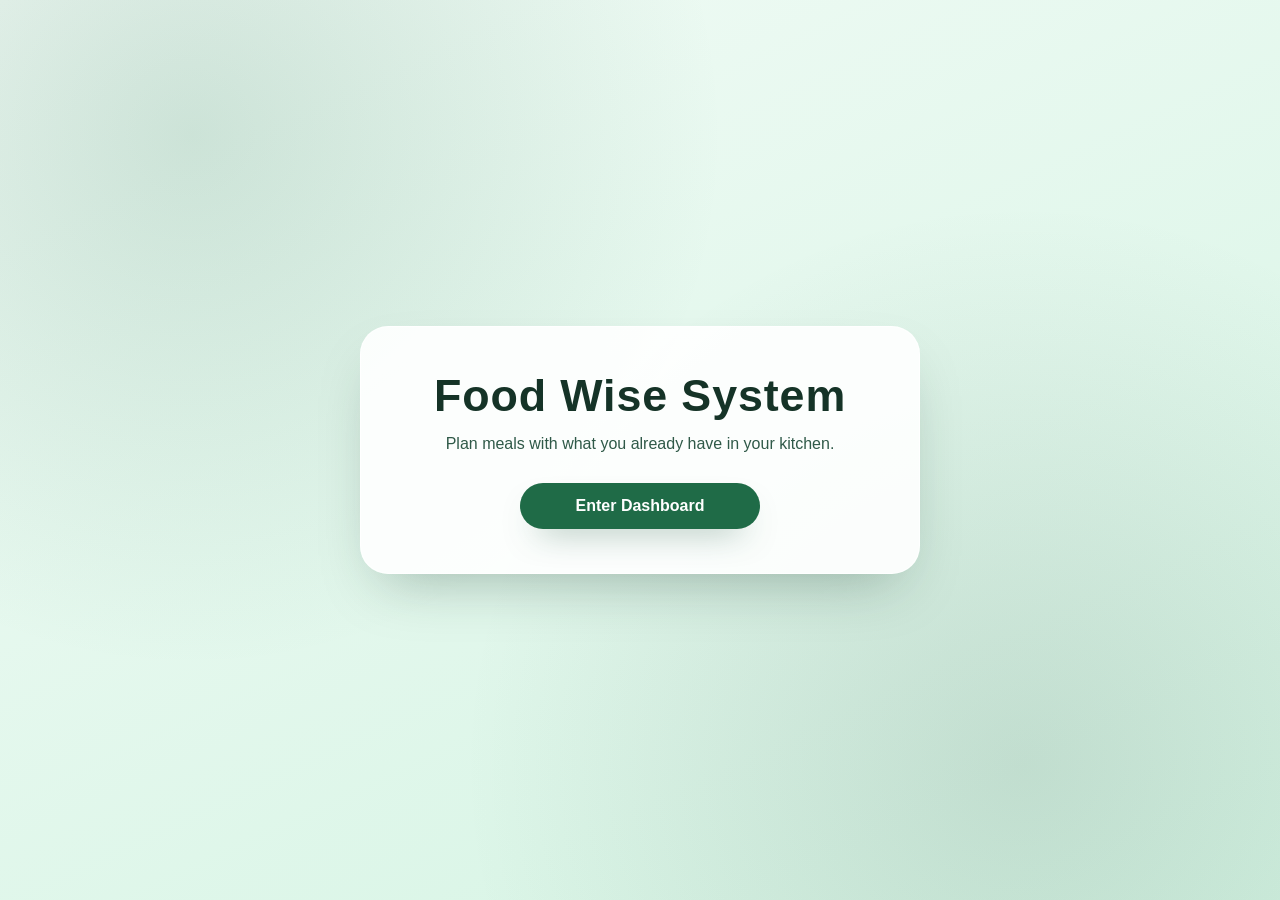
<file: index.html>
<!doctype html>
<html lang="en">
<head>
    <meta charset="UTF-8">
    <meta name="viewport" content="width=device-width, initial-scale=1.0">
    <title>Food Wise Home</title>
    <style>
        :root {
            --bg-main: #f2fbf6;
            --bg-accent: #d4f4e3;
            --ink: #153327;
            --ink-soft: #2f5948;
            --btn: #1f6b47;
            --btn-hover: #195439;
        }

        * {
            box-sizing: border-box;
        }

        body {
            margin: 0;
            min-height: 100vh;
            display: grid;
            place-items: center;
            font-family: "Trebuchet MS", "Segoe UI", sans-serif;
            color: var(--ink);
            background:
                radial-gradient(circle at 15% 15%, rgba(31, 107, 71, 0.16), transparent 40%),
                radial-gradient(circle at 80% 85%, rgba(21, 51, 39, 0.12), transparent 44%),
                linear-gradient(155deg, var(--bg-main), var(--bg-accent));
            padding: 20px;
        }

        .home-card {
            width: min(560px, 100%);
            border-radius: 28px;
            background: rgba(255, 255, 255, 0.9);
            border: 1px solid rgba(255, 255, 255, 0.8);
            box-shadow: 0 26px 60px -24px rgba(17, 51, 38, 0.35);
            padding: 44px 28px;
            text-align: center;
        }

        .home-title {
            margin: 0;
            font-size: clamp(1.9rem, 1.4rem + 2vw, 2.8rem);
            line-height: 1.1;
            letter-spacing: 0.02em;
        }

        .home-subtitle {
            margin: 14px 0 30px;
            font-size: 1rem;
            color: var(--ink-soft);
        }

        .enter-btn {
            display: inline-flex;
            align-items: center;
            justify-content: center;
            min-width: 240px;
            padding: 14px 22px;
            border-radius: 999px;
            border: none;
            background: var(--btn);
            color: #fff;
            font-weight: 700;
            font-size: 1rem;
            cursor: pointer;
            transition: transform 0.15s ease, background 0.15s ease, box-shadow 0.15s ease;
            box-shadow: 0 16px 34px -18px rgba(25, 84, 57, 0.75);
        }

        .enter-btn:hover {
            background: var(--btn-hover);
            transform: translateY(-1px);
        }

        .enter-btn:focus-visible {
            outline: 3px solid rgba(31, 107, 71, 0.28);
            outline-offset: 4px;
        }
    </style>
    
</head>
<body>
    <script >
        localStorage.removeItem('food_wise_date');
        localStorage.removeItem('food_wise_mood');
    </script>
    <main class="home-card">
        <h1 class="home-title">Food Wise System</h1>
        <p class="home-subtitle">Plan meals with what you already have in your kitchen.</p>
        <button class="enter-btn" type="button" onclick="window.location.href='home.html'">
            Enter Dashboard
        </button>
    </main>
</body>
</html>
</file>
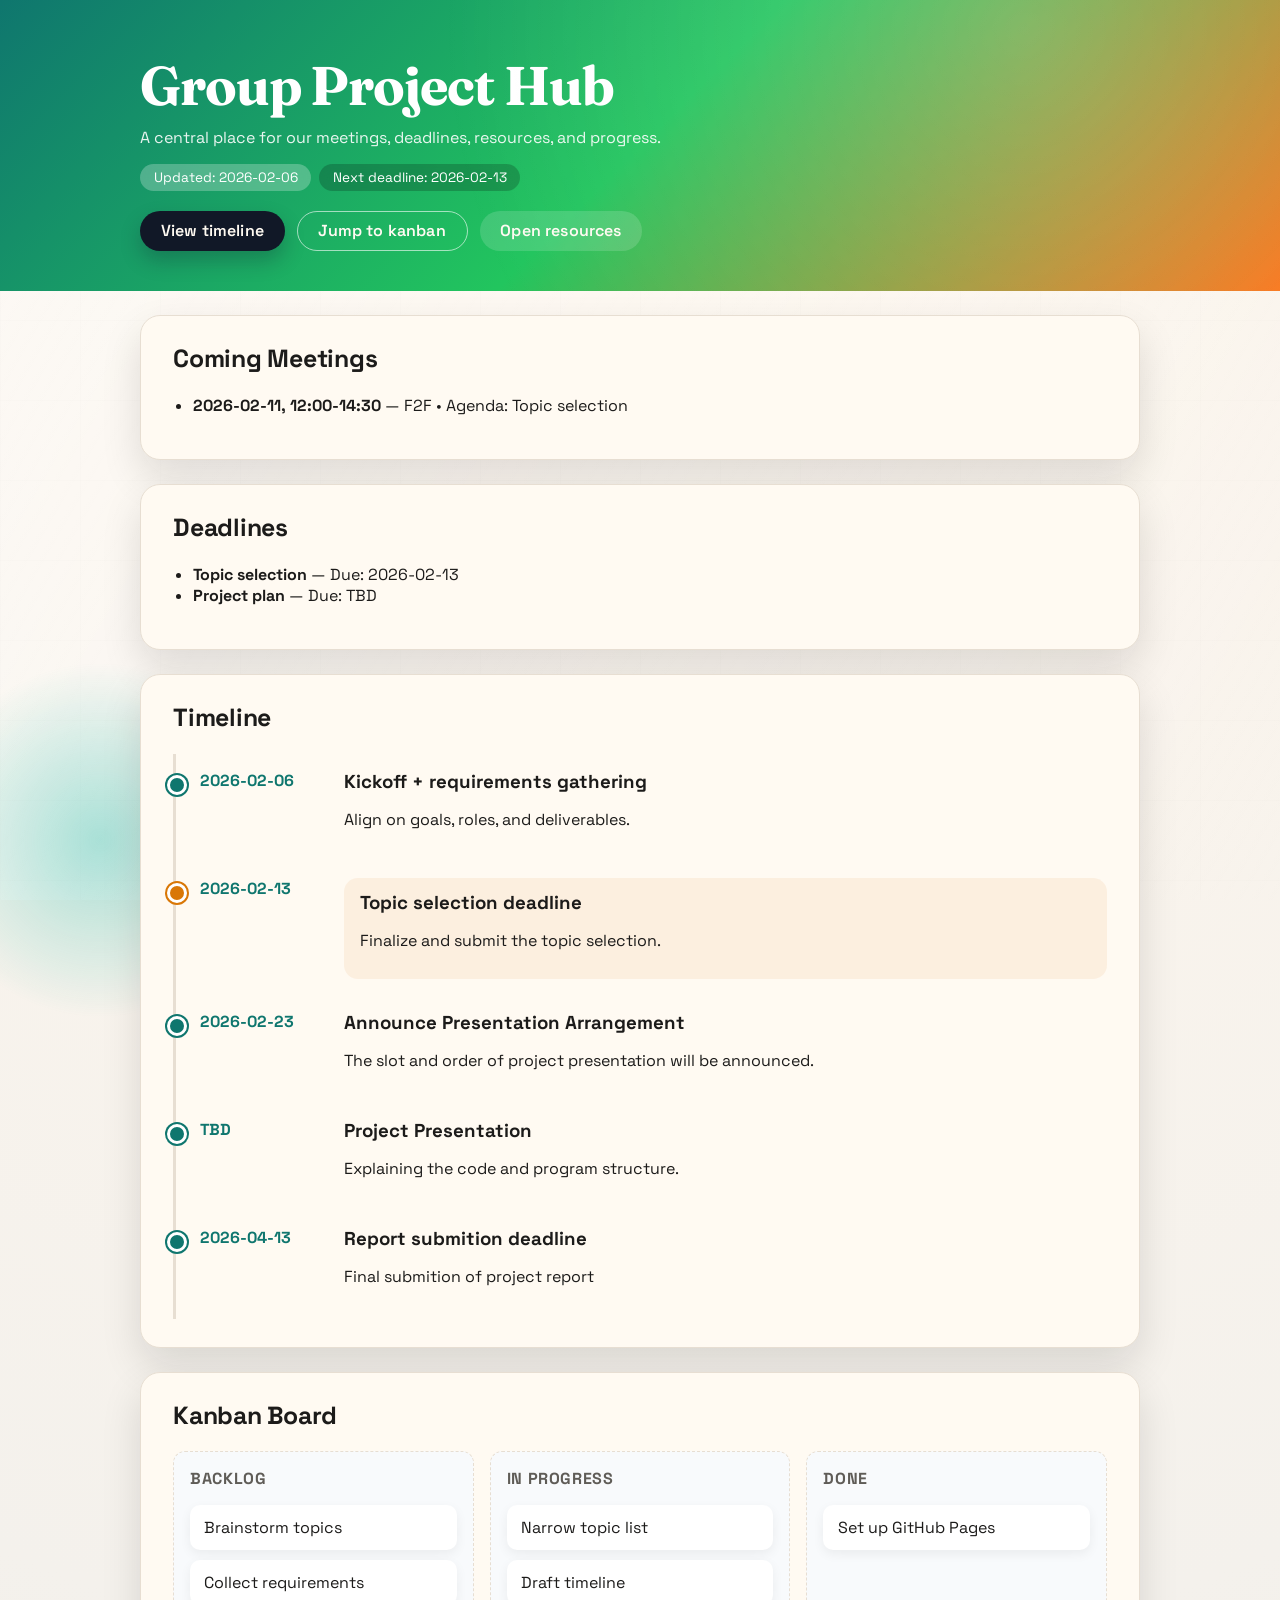
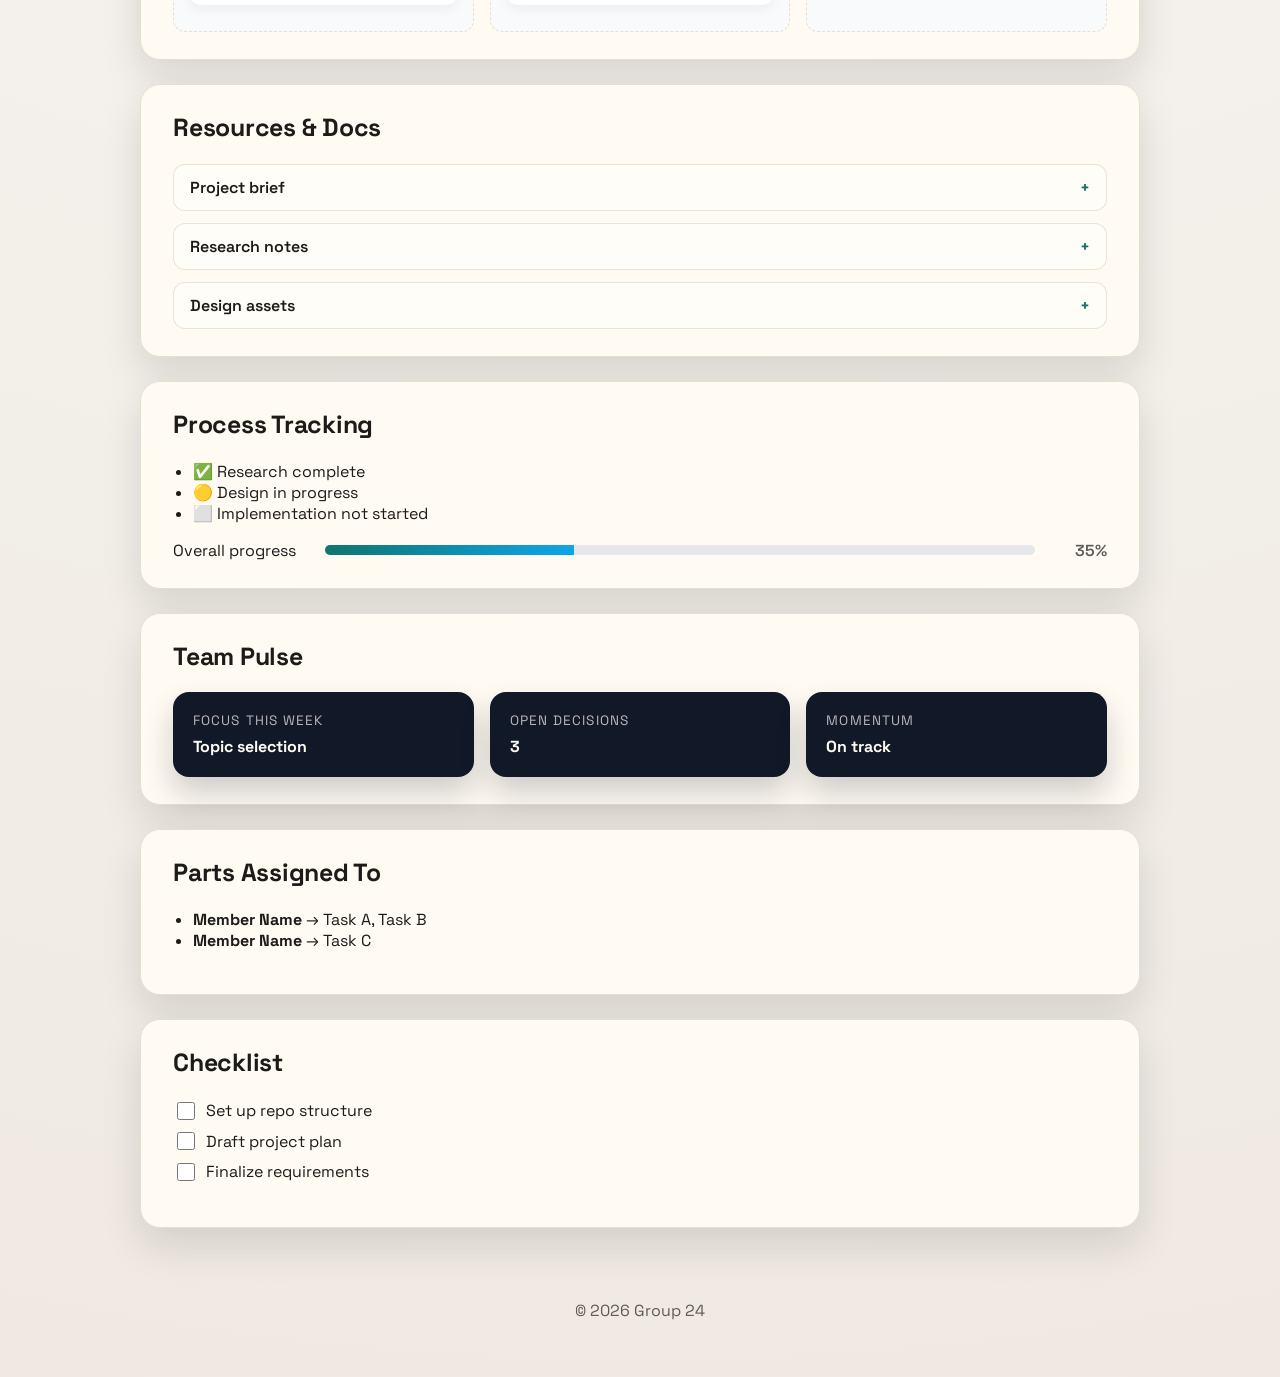
<file: docs/index.html>
<!DOCTYPE html>
<html lang="en">
<head>
  <meta charset="UTF-8" />
  <meta name="viewport" content="width=device-width, initial-scale=1.0"/>
  <title>Group Project Hub</title>
  <link rel="stylesheet" href="styles.css" />
</head>
<body>
  <div class="bg-orb orb-one" aria-hidden="true"></div>
  <div class="bg-orb orb-two" aria-hidden="true"></div>
  <div class="bg-grid" aria-hidden="true"></div>
  <header class="site-header">
    <div class="container">
      <h1>Group Project Hub</h1>
      <p class="subtitle">A central place for our meetings, deadlines, resources, and progress.</p>
      <div class="header-badges">
        <span class="badge">Updated: 2026-02-06</span>
        <span class="badge badge-accent">Next deadline: 2026-02-13</span>
      </div>
      <div class="hero-actions">
        <a class="btn" href="#timeline">View timeline</a>
        <a class="btn btn-outline" href="#kanban">Jump to kanban</a>
        <a class="btn btn-ghost" href="#resources-docs">Open resources</a>
      </div>
    </div>
  </header>

  <main class="container">
    <section id="coming-meetings" class="card reveal">
      <h2>Coming Meetings</h2>
      <ul>
        <li><strong>2026-02-11, 12:00-14:30</strong> — F2F • Agenda: Topic selection</li>
      </ul>
    </section>

    <section id="deadlines" class="card reveal">
      <h2>Deadlines</h2>
      <ul>
        <li><strong>Topic selection</strong> — Due: 2026-02-13</li>
        <li><strong>Project plan</strong> — Due: TBD</li>
      </ul>
    </section>

    <section id="timeline" class="card reveal">
      <h2>Timeline</h2>
      <ol class="timeline">
        <li>
          <div class="timeline-date">2026-02-06</div>
          <div class="timeline-content">
            <h3>Kickoff + requirements gathering</h3>
            <p>Align on goals, roles, and deliverables.</p>
          </div>
        </li>
        <li class="highlight">
          <div class="timeline-date">2026-02-13</div>
          <div class="timeline-content">
            <h3>Topic selection deadline</h3>
            <p>Finalize and submit the topic selection.</p>
          </div>
        </li>
        <li>
          <div class="timeline-date">2026-02-23</div>
          <div class="timeline-content">
            <h3>Announce Presentation Arrangement</h3>
            <p>The slot and order of project presentation will be announced.</p>
          </div>
        </li>
        <li>
          <div class="timeline-date">TBD</div>
          <div class="timeline-content">
            <h3>Project Presentation</h3>
            <p>Explaining the code and program structure.</p>
          </div>
        </li>
        <li>
          <div class="timeline-date">2026-04-13</div>
          <div class="timeline-content">
            <h3>Report submition deadline</h3>
            <p>Final submition of project report</p>
          </div>
        </li>
      </ol>
    </section>

    <section id="kanban" class="card reveal">
      <h2>Kanban Board</h2>
      <div class="kanban">
        <div class="kanban-column">
          <h3>Backlog</h3>
          <div class="kanban-card">Brainstorm topics</div>
          <div class="kanban-card">Collect requirements</div>
        </div>
        <div class="kanban-column">
          <h3>In Progress</h3>
          <div class="kanban-card">Narrow topic list</div>
          <div class="kanban-card">Draft timeline</div>
        </div>
        <div class="kanban-column">
          <h3>Done</h3>
          <div class="kanban-card">Set up GitHub Pages</div>
        </div>
      </div>
    </section>

    <section id="resources-docs" class="card reveal">
      <h2>Resources & Docs</h2>
      <div class="details-list">
        <details>
          <summary>Project brief</summary>
          <p>Add the shared brief link and a one-line scope summary.</p>
        </details>
        <details>
          <summary>Research notes</summary>
          <p>Drop in the folder for sources, citations, and screenshots.</p>
        </details>
        <details>
          <summary>Design assets</summary>
          <p>Include slide templates, diagrams, and brand references.</p>
        </details>
      </div>
    </section>

    <section id="process-tracking" class="card reveal">
      <h2>Process Tracking</h2>
      <ul>
        <li>✅ Research complete</li>
        <li>🟡 Design in progress</li>
        <li>⬜ Implementation not started</li>
      </ul>
      <div class="progress-row">
        <span>Overall progress</span>
        <div class="progress">
          <div class="progress-fill" style="width: 35%;"></div>
        </div>
        <span class="progress-label">35%</span>
      </div>
    </section>

    <section id="pulse" class="card reveal">
      <h2>Team Pulse</h2>
      <div class="pulse-grid">
        <div class="pulse-card">
          <span class="pulse-label">Focus this week</span>
          <strong>Topic selection</strong>
        </div>
        <div class="pulse-card">
          <span class="pulse-label">Open decisions</span>
          <strong>3</strong>
        </div>
        <div class="pulse-card">
          <span class="pulse-label">Momentum</span>
          <strong>On track</strong>
        </div>
      </div>
    </section>

    <section id="parts-assigned-to" class="card reveal">
      <h2>Parts Assigned To</h2>
      <ul>
        <li><strong>Member Name</strong> → Task A, Task B</li>
        <li><strong>Member Name</strong> → Task C</li>
      </ul>
    </section>

    <section id="checklist" class="card reveal">
      <h2>Checklist</h2>
      <ul class="checklist">
        <li><input type="checkbox" /> Set up repo structure</li>
        <li><input type="checkbox" /> Draft project plan</li>
        <li><input type="checkbox" /> Finalize requirements</li>
      </ul>
    </section>
  </main>

  <footer class="site-footer">
    <div class="container">
      <p>© 2026 Group 24</p>
    </div>
  </footer>
</body>
</html>
</file>
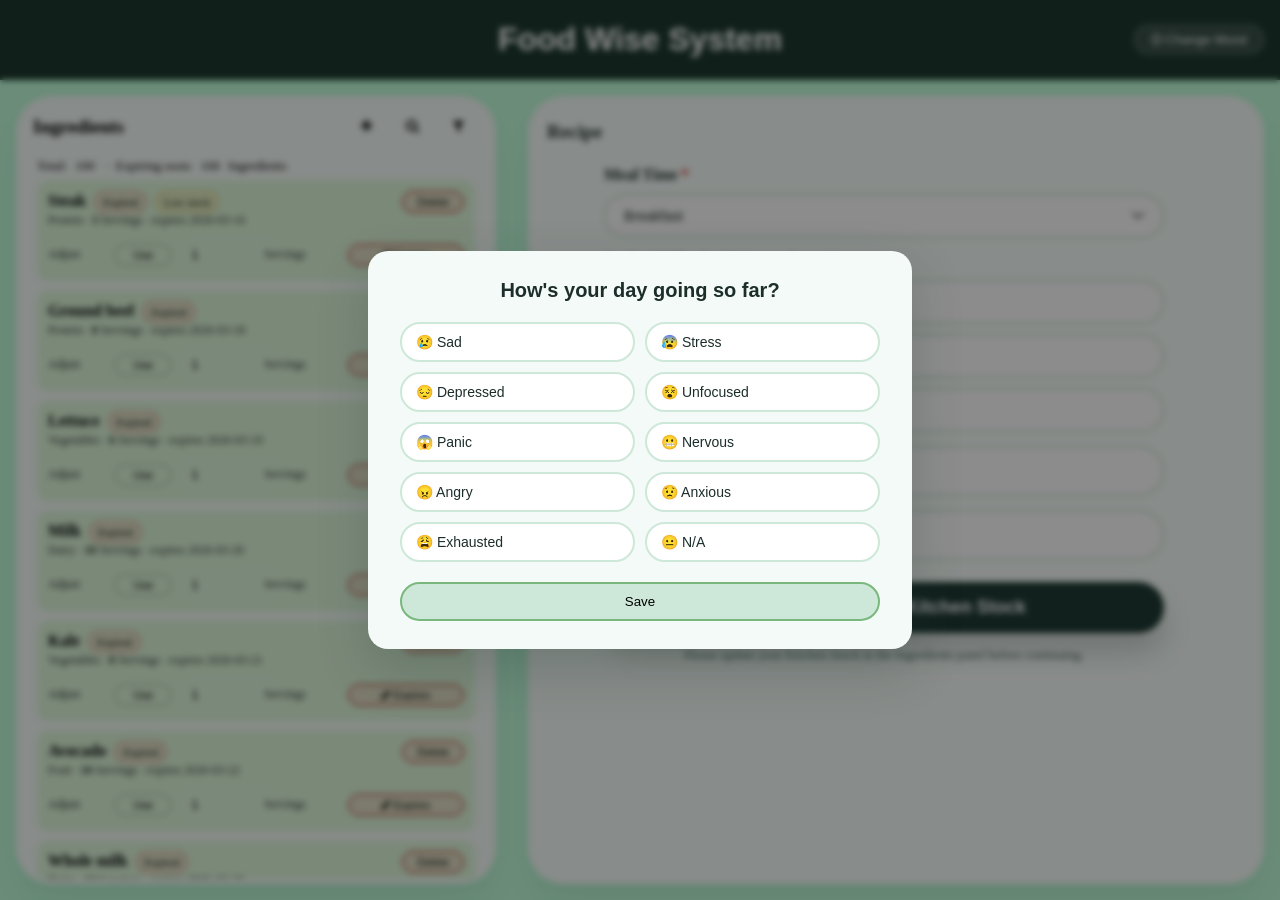
<file: home.html>
<!DOCTYPE html>
<html lang="en">
<head>
    <meta charset="UTF-8" />
    <title>Food Wise System</title>
    <meta name="viewport" content="width=device-width, initial-scale=1.0">
    <link rel="stylesheet" href="style.css">
    <link rel="stylesheet" href="https://cdnjs.cloudflare.com/ajax/libs/font-awesome/4.7.0/css/font-awesome.min.css">

    <!-- ===== View Recipe Button Styles ===== -->
    <style>
        .recipe-card {
            position: relative; /* anchor for the absolute button */
        }

        .view-recipe-btn {
            position: absolute;
            top: 12px;
            right: 14px;
            padding: 5px 14px;
            border-radius: 999px;
            border: 1.5px solid var(--accent);
            background: rgba(46, 139, 87, 0.10);
            color: var(--accent);
            font-family: var(--font-sans);
            font-size: 12px;
            font-weight: 600;
            cursor: pointer;
            white-space: nowrap;
            z-index: 1;
            transition: background 0.15s, color 0.15s, transform 0.15s;
            text-decoration: none;
            display: inline-flex;
            align-items: center;
            gap: 4px;
        }

        .view-recipe-btn:hover {
            background: var(--accent);
            color: #fff;
            transform: translateY(-1px);
            box-shadow: 0 4px 12px rgba(46, 139, 87, 0.28);
        }

        /* Push card info content below the button */
        .recipe-card-info {
            padding-top: 30px;
        }

        /* Remove old inline link style */
        .view-recipe-link {
            display: none;
        }

        @media screen and (max-width: 850px) {
            .view-recipe-btn {
                top: 10px;
                right: 10px;
                font-size: 11px;
                padding: 4px 11px;
            }
        }
    </style>

    <script src="pluralize.js"></script>
    <script src="mood.js"></script>
    <script src="ingredients.js"></script>
    <script src="system.js" defer></script>

    <!-- ===== Patch: inject View Recipe button into dynamic recipe cards ===== -->
    <script>
        document.addEventListener('DOMContentLoaded', () => {
            // Watch #analyseResults for newly injected recipe cards
            const observer = new MutationObserver(() => {
                document.querySelectorAll('.recipe-card').forEach(card => {
                    // Skip if already patched
                    if (card.querySelector('.view-recipe-btn')) return;

                    // Find the existing anchor link (added by system.js)
                    const link = card.querySelector('a[href]');
                    if (!link) return;

                    const url = link.href;

                    // Build the button
                    const btn = document.createElement('a');
                    btn.href        = url;
                    btn.target      = '_blank';
                    btn.rel         = 'noopener noreferrer';
                    btn.className   = 'view-recipe-btn';
                    btn.innerHTML   = 'View Recipe &rarr;';

                    // Prepend to card so it sits on top-right via position:absolute
                    card.prepend(btn);

                    // Hide the original inline link
                    link.style.display = 'none';
                });
            });

            observer.observe(
                document.getElementById('analyseResults'),
                { childList: true, subtree: true }
            );
        });
    </script>
</head>
<body>

    <header>
        <h1>Food Wise System</h1>
        <button id="changeMoodBtn" class="change-mood-btn">
            <i class="fa fa-smile-o"></i> Change Mood
        </button>
    </header>

    <main class="dashboard-page">
        <section class="dashboard">

            <!-- ===== Left: Ingredients Panel ===== -->
            <div class="dashboard-left">
                <div class="left-card card">

                    <h3>Ingredients</h3>

                    <div class="top-left-btn">
                        <button id="add-btn" title="Add ingredient">
                            <i class="fa fa-plus"></i>
                        </button>
                        <button id="search-btn" title="Search">
                            <i class="fa fa-search"></i>
                        </button>
                        <button id="filter-btn" title="Filter">
                            <i class="fa fa-filter"></i>
                        </button>
                    </div>

                    <div class="controls">

                        <div class="filter">
                            <select id="filterCategory">
                                <option value="all">All categories</option>
                                <option value="Fruit">Fruit</option>
                                <option value="Vegetables">Vegetables</option>
                                <option value="Grains">Grains</option>
                                <option value="Protein">Protein</option>
                                <option value="Dairy">Dairy</option>
                                <option value="Others">Others</option>
                            </select>

                            <select id="filterExpiry">
                                <option value="all">All Due Dates</option>
                                <option value="expired">Expired</option>
                                <option value="week">≤ 1 week</option>
                                <option value="month">≤ 1 month</option>
                                <option value="halfYear">≤ 6 months</option>
                            </select>

                            <select id="sortBy">
                                <option value="expiryAsc">Expiry ↑</option>
                                <option value="expiryDesc">Expiry ↓</option>
                                <option value="nameAsc">Name A→Z</option>
                                <option value="nameDesc">Name Z→A</option>
                                <option value="stockLowFirst">Stock low first</option>
                            </select>

                            <label>
                                <input type="checkbox" id="lowStockOnly" />
                                Low stock only
                            </label>
                        </div>

                        <div class="search">
                            <div class="search-bar">
                                <i class="fa fa-search"></i>
                                <input id="ingredientSearch" placeholder="Search ingredients" />
                                <i class="fa fa-remove" onclick="clearSearch('ingredientSearch')" style="cursor:pointer;"></i>
                            </div>
                        </div>

                    </div>

                    <div class="summary">
                        Total: <span id="countTotal">0</span>
                        &nbsp;·&nbsp; Expiring soon: <span id="countExpiring">0</span> Ingredients
                        <button id="resetFiltersBtn" class="reset-filters-btn" hidden>
                            <i class="fa fa-times"></i> Reset filters
                        </button>
                    </div>

                    <div class="list-container">
                        <ul id="ingredientsList" class="ingredientsList" aria-live="polite"></ul>
                    </div>

                </div>
            </div>

            <!-- ===== Right: Recipe Panel ===== -->
            <div class="dashboard-right">
                <div class="right-card card">

                    <div class="right-header">
                        <h2 class="right-title">Recipe</h2>
                        <div id="rightTitleActions" class="right-title-actions"></div>
                    </div>

                    <div class="right-controls">

                        <div class="form">

                            <!-- Meal Time -->
                            <div class="group-block">
                                <div class="group-hint">
                                    Meal Time<span class="req">*</span>
                                </div>
                                <select id="mealGroup" class="selector-dropdown">
                                    <option value="0">Breakfast</option>
                                    <option value="1">Lunch</option>
                                    <option value="2">Dinner</option>
                                </select>
                            </div>

                            <!-- Difficulty -->
                            <div class="group-block">
                                <span class="group-hint">
                                    Recipe Difficulty (Select at least 1)<span class="req">*</span>
                                </span>
                                <div id="difficultyGroup" class="selector-stack">
                                    <button type="button" class="selector-btn" data-value="0">Easy</button>
                                    <button type="button" class="selector-btn" data-value="1">Normal</button>
                                    <button type="button" class="selector-btn" data-value="2">Hard</button>
                                </div>
                            </div>

                            <!-- Options -->
                            <label class="checkbox-btn">
                                <input type="checkbox" id="expiryFirst" />
                                <span>🕐 Prioritise expiring ingredients first</span>
                            </label>

                            <label class="checkbox-btn">
                                <input type="checkbox" id="moodSuggest" />
                                <span>😊 Suggest recipes by current mood</span>
                            </label>

                            <!-- Analyse Button -->
                            <button id="analyseBtn" type="button" class="analyse-btn">
                                Start Analyse Your Kitchen Stock
                            </button>

                            <p class="analyse-help">
                                Please update your Kitchen Stock in the Ingredients panel before continuing.
                            </p>

                        </div>

                        <!-- Results injected here by system.js -->
                        <div id="analyseResults" class="analyse-results"></div>

                    </div>
                </div>
            </div>

        </section>

        <!-- ===== Mood Modal ===== -->
        <dialog id="moodModal">
            <form id="moodForm">
                <h2 id="moodQuestion">How are you feeling right now?</h2>
                <div class="mood-grid">
                    <label class="mood-label">
                        <input type="radio" name="mood" value="sad" />
                        <span>😢 Sad</span>
                    </label>
                    <label class="mood-label">
                        <input type="radio" name="mood" value="relax" />
                        <span>😰 Stress</span>
                    </label>
                    <label class="mood-label">
                        <input type="radio" name="mood" value="ease_depressed" />
                        <span>😔 Depressed</span>
                    </label>
                    <label class="mood-label">
                        <input type="radio" name="mood" value="focus" />
                        <span>😵 Unfocused</span>
                    </label>
                    <label class="mood-label">
                        <input type="radio" name="mood" value="relax" />
                        <span>😱 Panic</span>
                    </label>
                    <label class="mood-label">
                        <input type="radio" name="mood" value="relax" />
                        <span>😬 Nervous</span>
                    </label>
                    <label class="mood-label">
                        <input type="radio" name="mood" value="ease_angry" />
                        <span>😠 Angry</span>
                    </label>
                    <label class="mood-label">
                        <input type="radio" name="mood" value="ease_anxious" />
                        <span>😟 Anxious</span>
                    </label>
                    <label class="mood-label">
                        <input type="radio" name="mood" value="energy_recover" />
                        <span>😩 Exhausted</span>
                    </label>
                    <label class="mood-label">
                        <input type="radio" name="mood" value="na" />
                        <span>😐 N/A</span>
                    </label>
                </div>
                <div class="modalActions">
                    <button type="submit" class="mood-modalActions">Save</button>
                </div>
            </form>
        </dialog>

        <!-- ===== Set Expiry Modal ===== -->
        <dialog id="setExpiryModal">
            <h2>Update expiry date</h2>
            <p id="setExpiryTarget" class="expiry-target"></p>
            <form id="setExpiryForm">
                <input id="setExpiryIngredientId" type="hidden" />
                <div>
                    <label for="setExpiryDate">Expiry date</label>
                    <input id="setExpiryDate" name="expiry" type="date" />
                </div>
                <div class="modalActions">
                    <button type="submit">Save</button>
                    <button id="btnClearSetExpiry" type="button">Clear date</button>
                    <button id="btnCancelSetExpiry" type="button">Cancel</button>
                </div>
            </form>
        </dialog>

        <!-- ===== Add / Edit Ingredient Modal ===== -->
        <dialog id="ingredientModal">
            <h2 id="ingredientModalTitle">Add Ingredient</h2>
            <form id="ingredientForm">
                <div>
                    <label for="ingName">Name</label>
                    <input id="ingName" name="name" required />
                </div>
                <div>
                    <label for="ingCategory">Category</label>
                    <select id="ingCategory" name="category">
                        <option value="Fruit">Fruit</option>
                        <option value="Vegetables">Vegetables</option>
                        <option value="Grains">Grains</option>
                        <option value="Protein">Protein</option>
                        <option value="Dairy">Dairy</option>
                        <option value="Others">Others</option>
                    </select>
                </div>
                <div>
                    <label for="ingQty">Quantity – Servings</label>
                    <input id="ingQty" name="qty" type="number" step="1" min="0" value="1" required />
                </div>
                <div>
                    <label for="ingExpiry">Expiry date</label>
                    <input id="ingExpiry" name="expiry" type="date" />
                </div>
                <div class="modalActions">
                    <button type="submit">Save</button>
                    <button id="btnCancelModal" type="button">Cancel</button>
                </div>
            </form>
        </dialog>

    </main>
</body>
</html>
</file>
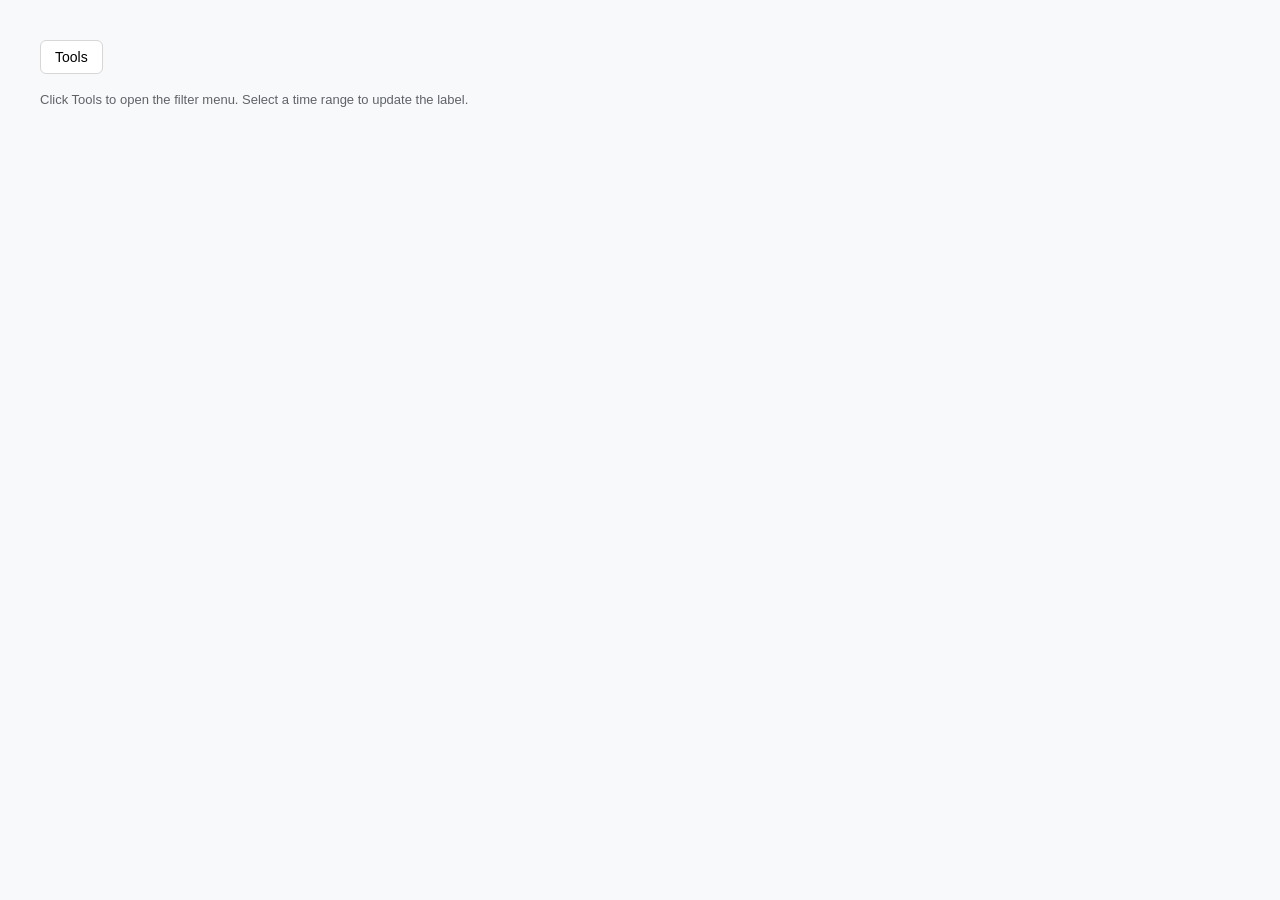
<file: test.html>
<!doctype html>
<html lang="en">
<head>
	<meta charset="utf-8">
	<meta name="viewport" content="width=device-width, initial-scale=1">
	<title>Filter Box Demo</title>
	<style>
		:root {
			--menu-bg: #ffffff;
			--menu-border: #d7d7d7;
			--menu-shadow: 0 10px 24px rgba(0, 0, 0, 0.15);
			--menu-hover: #f1f3f4;
			--text: #202124;
		}

		body {
			margin: 0;
			font-family: "Segoe UI", Tahoma, Arial, sans-serif;
			color: var(--text);
			background: #f8f9fa;
		}

		main {
			padding: 40px;
		}

		.filter-toolbar {
			position: relative;
			display: inline-block;
		}

		.filter-button {
			border: 1px solid var(--menu-border);
			background: var(--menu-bg);
			border-radius: 6px;
			padding: 8px 14px;
			font-size: 14px;
			cursor: pointer;
		}

		.filter-menu,
		.filter-submenu {
			position: absolute;
			background: var(--menu-bg);
			border: 1px solid var(--menu-border);
			border-radius: 8px;
			box-shadow: var(--menu-shadow);
			padding: 6px;
			min-width: 200px;
			z-index: 10;
		}

		.filter-menu {
			top: calc(100% + 8px);
			left: 0;
		}

		.filter-submenu {
			top: 0;
			left: calc(100% + 8px);
			min-width: 180px;
			z-index: 20;
		}

		.filter-menu[hidden],
		.filter-submenu[hidden] {
			display: none;
		}

		.menu-item {
			width: 100%;
			border: 0;
			background: transparent;
			padding: 10px 12px;
			font-size: 14px;
			text-align: left;
			display: flex;
			align-items: center;
			justify-content: space-between;
			border-radius: 6px;
			cursor: pointer;
		}

		.menu-item:hover,
		.menu-item:focus {
			background: var(--menu-hover);
			outline: none;
		}

		.submenu-arrow {
			margin-left: 12px;
			font-size: 12px;
		}

		.demo-note {
			margin-top: 18px;
			font-size: 13px;
			color: #5f6368;
		}
	</style>
</head>
<body>
	<main>
		<div class="filter-toolbar" id="filterToolbar">
			<button class="filter-button" id="filterTools" aria-haspopup="true" aria-expanded="false">
				Tools
			</button>
			<div class="filter-menu" id="filterMenu" role="menu" hidden>
				<button class="menu-item" id="timeItem" role="menuitem" aria-haspopup="true" aria-expanded="false">
					<span id="timeLabel">Any time</span>
					<span class="submenu-arrow" aria-hidden="true">&gt;</span>
				</button>
				<button class="menu-item" role="menuitem" data-close="true">All results</button>
				<button class="menu-item" role="menuitem" data-close="true">Advanced Search</button>

				<div class="filter-submenu" id="submenuTime" role="menu" hidden>
					<button class="menu-item" role="menuitem" data-time="Any time">Any time</button>
					<button class="menu-item" role="menuitem" data-time="Past hour">Past hour</button>
					<button class="menu-item" role="menuitem" data-time="Past 24 hours">Past 24 hours</button>
					<button class="menu-item" role="menuitem" data-time="Past week">Past week</button>
					<button class="menu-item" role="menuitem" data-time="Past month">Past month</button>
					<button class="menu-item" role="menuitem" data-time="Past year">Past year</button>
					<button class="menu-item" role="menuitem" data-time="Custom range">Custom range</button>
				</div>
			</div>
		</div>

		<div class="demo-note">
			Click Tools to open the filter menu. Select a time range to update the label.
		</div>
	</main>

	<script>
		const toolbar = document.getElementById("filterToolbar");
		const toolsButton = document.getElementById("filterTools");
		const menu = document.getElementById("filterMenu");
		const timeItem = document.getElementById("timeItem");
		const timeLabel = document.getElementById("timeLabel");
		const timeSubmenu = document.getElementById("submenuTime");

		const openMenu = () => {
			menu.hidden = false;
			toolsButton.setAttribute("aria-expanded", "true");
		};

		const closeSubmenu = () => {
			timeSubmenu.hidden = true;
			timeItem.setAttribute("aria-expanded", "false");
		};

		const closeMenu = () => {
			menu.hidden = true;
			toolsButton.setAttribute("aria-expanded", "false");
			closeSubmenu();
		};

		const toggleMenu = () => {
			if (menu.hidden) {
				openMenu();
			} else {
				closeMenu();
			}
		};

		const toggleSubmenu = () => {
			if (timeSubmenu.hidden) {
				timeSubmenu.hidden = false;
				timeItem.setAttribute("aria-expanded", "true");
			} else {
				closeSubmenu();
			}
		};

		toolsButton.addEventListener("click", (event) => {
			event.stopPropagation();
			toggleMenu();
		});

		timeItem.addEventListener("click", (event) => {
			event.stopPropagation();
			toggleSubmenu();
		});

		menu.querySelectorAll("[data-close]").forEach((button) => {
			button.addEventListener("click", () => {
				closeMenu();
			});
		});

		timeSubmenu.querySelectorAll("[data-time]").forEach((button) => {
			button.addEventListener("click", () => {
				timeLabel.textContent = button.dataset.time;
				closeMenu();
			});
		});

		document.addEventListener("click", (event) => {
			if (!toolbar.contains(event.target)) {
				closeMenu();
			}
		});

		document.addEventListener("keydown", (event) => {
			if (event.key === "Escape") {
				closeMenu();
				toolsButton.focus();
			}
		});
	</script>
</body>
</html>
</file>
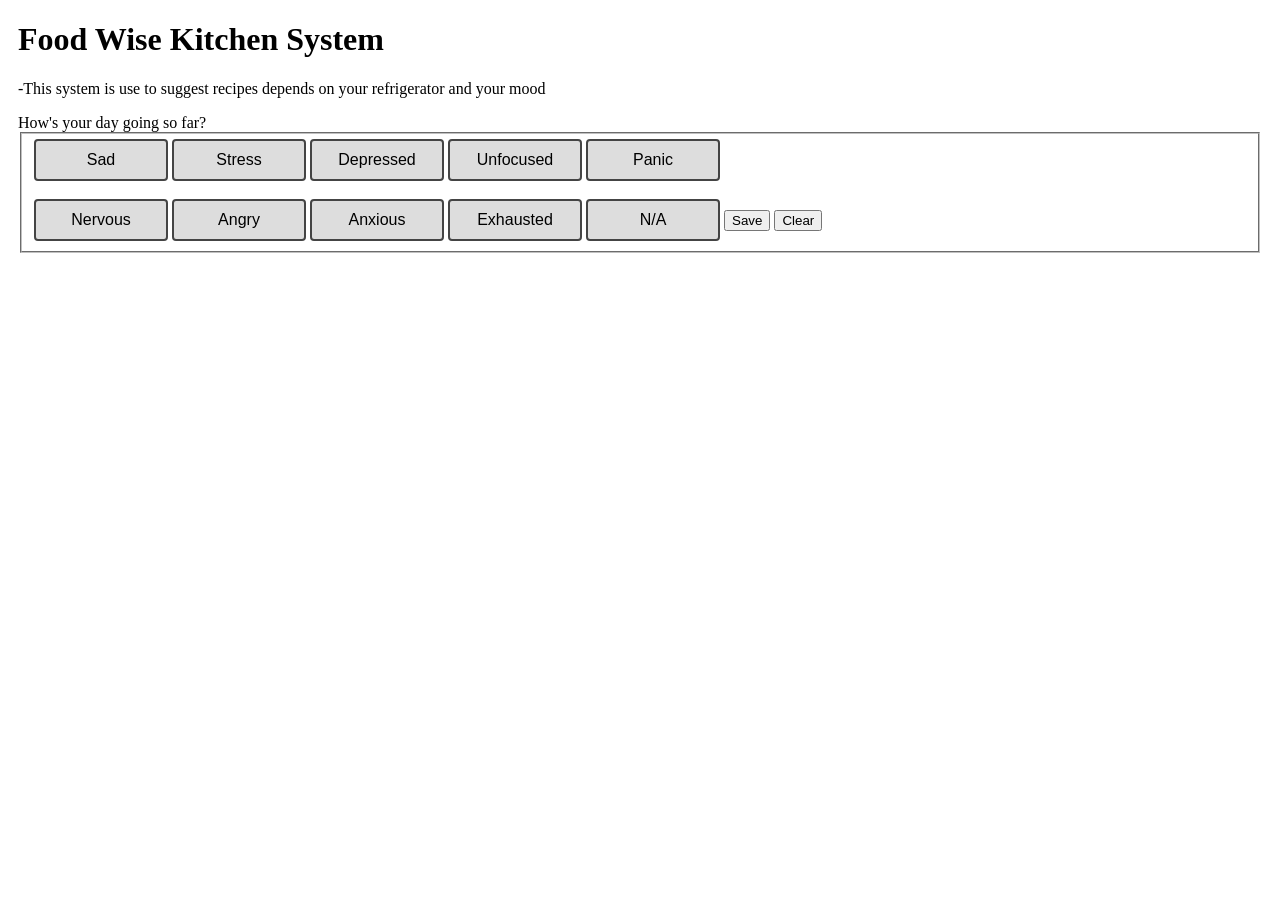
<file: testing_12032026.html>
<!--write in main code (food wise system)-->
<!DOCTYPE html>
<html lang="en">
<head>
    <meta charset="UTF-8">
    <title>Mood_Selector</title>
    <style>
        #panel {
            display: none;
        }
    </style>
    <style>
        .radio-toolbar {
            margin: 10px;
        }

        .radio-toolbar input[type="radio"] {
            opacity: 0;
            position: fixed;
            width: 0;
        }

        .radio-toolbar label {
        display: inline-flex;
        background-color: #ddd;
        padding: 10px 20px;
        font-family: sans-serif, Arial;
        font-size: 16px;
        border: 2px solid #444;
        border-radius: 4px;
        width: 90px;
        justify-content: center;
        }

        .radio-toolbar label:hover {
          background-color: #dfd;
        }

        .radio-toolbar input[type="radio"]:focus + label {
            border: 2px solid #444;
        }

        .radio-toolbar input[type="radio"]:checked + label {
            background-color: #bfb;
            border-color: #4c4;
        }

    </style>
</head>
<body>

    <div id="panel" class="radio-toolbar"> 
        <h1>Food Wise Kitchen System</h1>
        <p>-This system is use to suggest recipes depends on your refrigerator and your mood</p>
        <div id="AskMood"></div>
        <form id="Form">
            <fieldset>

                <!--
                <input type="radio" id="radioApple" name="radioFruit" value="apple" checked>
                <label for="radioApple">Apple</label>
                -->

                <input type="radio" id="radioSad" name="mood" value="sad">    <!--change value (fix all)-->
                <label for="radioSad">Sad</label>
                <input type="radio" id="radioStress" name="mood" value="relax">
                <label for="radioStress">Stress</label>
                <input type="radio" id="radioDepressed" name="mood" value="ease_depressed">
                <label for="radioDepressed">Depressed</label>
                <input type="radio" id="radioUnfocused" name="mood" value="focus">
                <label for="radioUnfocused">Unfocused</label>
                <input type="radio" id="radioPanic" name="mood" value="relax">
                <label for="radioPanic">Panic</label>
                <br><br>
                <input type="radio" id="radioNervous" name="mood" value="relax">
                <label for="radioNervous">Nervous</label>
                <input type="radio" id="radioAngry" name="mood" value="ease_angry">
                <label for="radioAngry">Angry</label>
                <input type="radio" id="radioAnxious" name="mood" value="ease_anxious">
                <label for="radioAnxious">Anxious</label>
                <input type="radio" id="radioExhausted" name="mood" value="energy_recover">
                <label for="radioExhausted">Exhausted</label>
                <input type="radio" id="radioN/A"  name="mood" value="none">
                <label for="radioN/A">N/A</label>


                <button type="submit">Save</button>
                <button type="reset">Clear</button>
            </fieldset>
        </form>
    </div>

    <!--
    <div><button type="button" onclick="location.reload()">Re-enter</button></div>
    -->

        <script>
        function Panel_on() {
            document.getElementById("panel").style.display = "block";
        }
        function Panel_off() {
            document.getElementById("panel").style.display = "none";
        }
        
        function randomAskMood(){
            var ask_mood = ["How are you feeling right now?",
                            "What\'s your mood today?",
                            "How\'s your day going so far?"];
            document.getElementById("AskMood").textContent = ask_mood[Math.floor(Math.random() * ask_mood.length)];
        }
        </script>

        <script>
        var record_date = new Date("January 01, 2025").toLocaleDateString('en-GB');  // save in local stroge     January 01, 2025    March 08, 2026
        //let record_date = localStorage.getItem("food_wise_date");     localStorage
        const today = new Date().toLocaleDateString('en-GB');

        if (record_date != today) {
            Panel_on();
            // open mood selector (return needed values)
            //checking
            record_date = today;      //move
            //console.log("run2");
            //close()  ?
            //Panel_off();
        } else {
            document.write("Turn to food wise system")
            document.write("<div><button type=\"button\" onclick=\"location.reload()\">Re-enter</button></div>")
        }
        //button for re-open form 


        // open food wise system (continous) (skip mood)
        //console.log("run3");
        </script>

        <script>

            const form = document.getElementById("Form");

            form.addEventListener("submit",function(event) {
                event.preventDefault();
                //document.getElementById("panel").style.display = "none";      /Panel_off()   /move
                console.log("run4");
                
                const selectedMood = document.querySelector('input[name="mood"]:checked');

                console.log(selectedMood.value)

                if (selectedMood === null) {
                    alert("Please enter your mood.")
                }
                record_date = today;
                //ask sad,return time+tag(list)
                Panel_off();

                if (selectedMood.value != "none") {
                    //return array : array name = selectedMood.value
                }
                



                document.write("Turn to food wise system")
                document.write('<div><button type="button" onclick="location.reload()">Re-enter</button></div>')

            })
        </script>


        <script>
            window.onload = randomAskMood;
        </script>

</body>
</html>
</file>
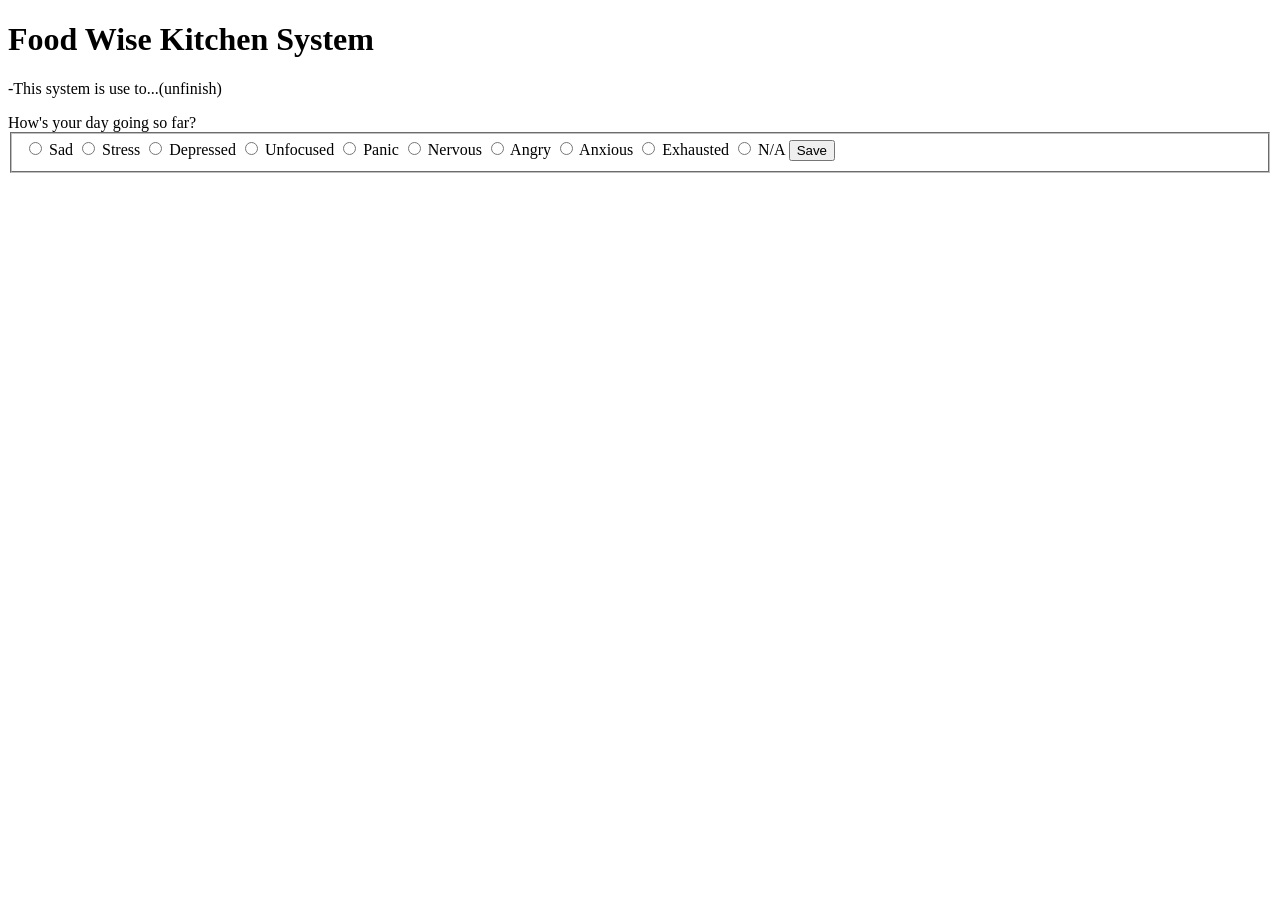
<file: docs/mood_selector_demo.html>
<!--write in main code (food wise system)-->
<!DOCTYPE html>
<html lang="en">
<head>
    <meta charset="UTF-8">
    <style>
        #panel {
            /*display: none;  (turn on)*/
        }
    </style>
</head>
<body>

    <script>
        
        function myFunction() {                         // bug
            document.getElementById("panel").style.display = "block";
            console.log("run1")
        }
        
        var record_date = new Date("January 01, 2025").toLocaleDateString('en-GB');  // save in local stroge (save in date)     
        const today = new Date().toLocaleDateString('en-GB');

        console.log(record_date);
        console.log(today);
        console.log(record_date != today);
        if (record_date != today) {
            myFunction;
            console.log("run");
            // open mood selector (return needed values)
            record_date = today;
            console.log("run2");
            //close()  ?
        }
        // open food wise system (continous)
        console.log("run3");
    </script>
    

    <div id="panel"> 
        <h1>Food Wise Kitchen System</h1>
        <p>-This system is use to...(unfinish)</p>
        <div id="AskMood"></div>
        <form id="Form">
            <fieldset>
                <input type="radio" name="mood" value="ask">
                <span>Sad</span>
                <input type="radio" name="mood" value="relax">
                <span>Stress</span>
                <input type="radio" name="mood" value="ease_depressed">
                <span>Depressed</span>
                <input type="radio" name="mood" value="focus">
                <span>Unfocused</span>
                <input type="radio" name="mood" value="relax">
                <span>Panic</span>
                <input type="radio" name="mood" value="relax">
                <span>Nervous</span>
                <input type="radio" name="mood" value="ease_angry">
                <span>Angry</span>
                <input type="radio" name="mood" value="ease_anxious">
                <span>Anxious</span>
                <input type="radio" name="mood" value="energy_recover">
                <span>Exhausted</span>
                <input type="radio" name="mood" value="">
                <span>N/A</span>
                <button type="submit">Save</button>
            </fieldset>
        </form>
        <script>
            function randomAskMood(){
                var ask_mood = ["How are you feeling right now?",
                                "What\'s your mood today?",
                                "How\'s your day going so far?"];
                document.getElementById("AskMood").textContent = ask_mood[Math.floor(Math.random() * ask_mood.length)];
            }
        </script>

    </div>

        <script>
            const form = document.getElementById("Form");


            form.addEventListener("submit",function(event) {
                event.preventDefault();
                document.getElementById("panel").style.display = "none";
                console.log("run4");
                /*          bug
                if (var String (document.getElementsByName('mood'))) == "sad"; {
                    console.log("redo");
                }

                */

                //const today = new Date().toLocaleDateString('en-GB');
                //console.log(today);  // for record

                

                //ask sad,return time+tag

            })
        </script>







        <script>
            window.onload = randomAskMood;
        </script>


</body>


</html>
</file>
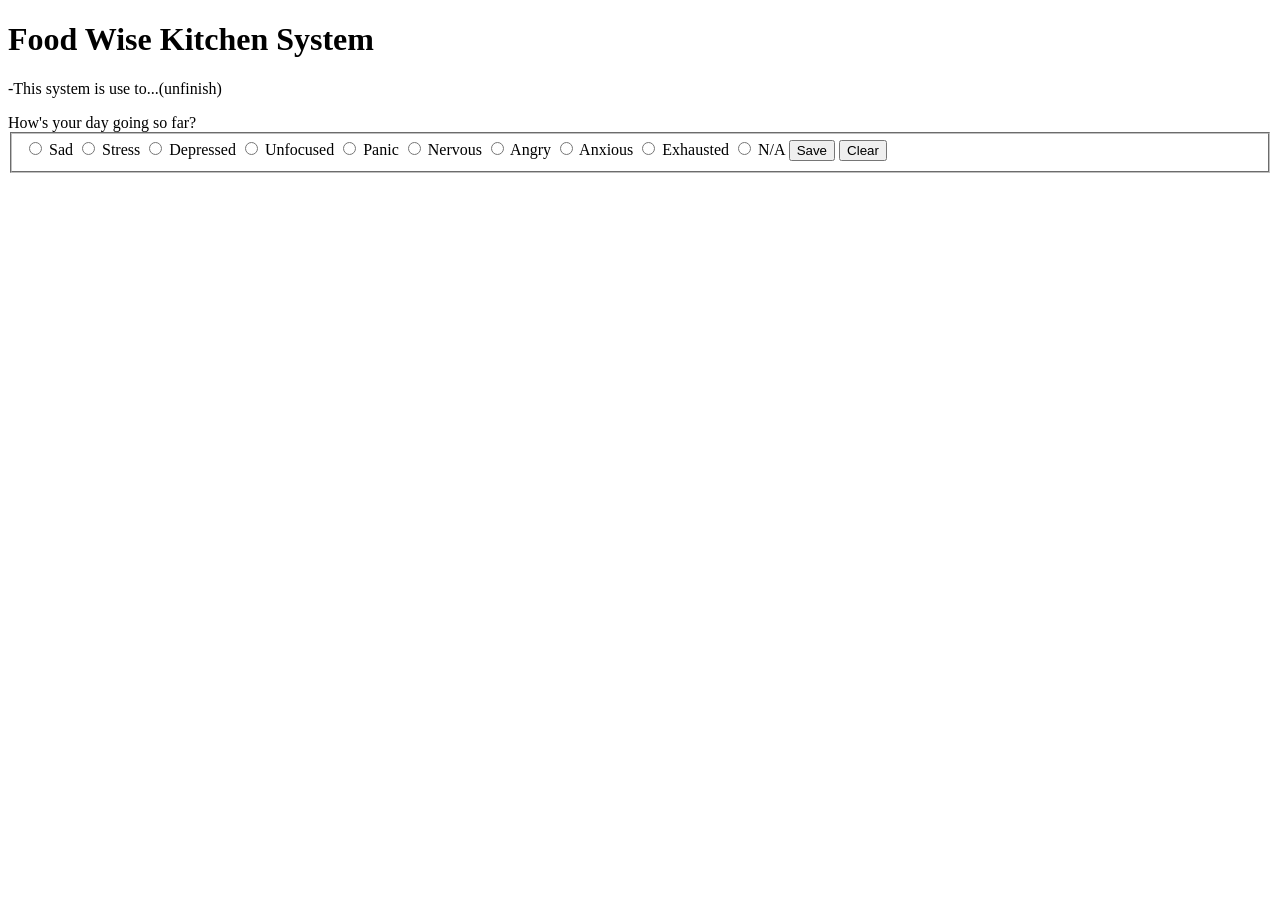
<file: docs/mood_demo_testing/test_ver2.html>
<!--write in main code (food wise system)-->
<!DOCTYPE html>
<html lang="en">
<head>
    <meta charset="UTF-8">
    <title>Mood_Selector</title>
    <style>
        #panel {
            display: none;
        }
    </style>
</head>
<body>

    <div id="panel"> 
        <h1>Food Wise Kitchen System</h1>
        <p>-This system is use to...(unfinish)</p>
        <div id="AskMood"></div>
        <form id="Form">
            <fieldset>
                <input type="radio" name="mood" value="sad">    <!--change value (fix all)-->
                <span>Sad</span>
                <input type="radio" name="mood" value="relax">
                <span>Stress</span>
                <input type="radio" name="mood" value="ease_depressed">
                <span>Depressed</span>
                <input type="radio" name="mood" value="focus">
                <span>Unfocused</span>
                <input type="radio" name="mood" value="relax">
                <span>Panic</span>
                <input type="radio" name="mood" value="relax">
                <span>Nervous</span>
                <input type="radio" name="mood" value="ease_angry">
                <span>Angry</span>
                <input type="radio" name="mood" value="ease_anxious">
                <span>Anxious</span>
                <input type="radio" name="mood" value="energy_recover">
                <span>Exhausted</span>
                <input type="radio" name="mood" value="">
                <span>N/A</span>
                <button type="submit">Save</button>
                <button type="reset">Clear</button>
            </fieldset>
        </form>
    </div>

    <!--<div id="panel">
        <script>console.log("test")</script>
        <h6>I see 🫂, could you tell me how it feel? (change)</h6>
        <form sad_form>
            <fieldset>
                <input type="radio" name="mood" value="relax">
                <span>Stress</span>
                <input type="radio" name="mood" value="ease_depressed">
                <span>Depressed</span>
                <input type="radio" name="mood" value="focus">
                <span>Unfocused</span>
                <input type="radio" name="mood" value="relax">
                <span>Panic</span>
                <input type="radio" name="mood" value="relax">
                <span>Nervous</span>
                <input type="radio" name="mood" value="ease_angry">
                <span>Angry</span>
                <input type="radio" name="mood" value="ease_anxious">
                <span>Anxious</span>
                <input type="radio" name="mood" value="energy_recover">
                <span>Exhausted</span>
                <input type="radio" name="mood" value="">
                <span>N/A</span>
                <button type="submit">Save</button>
                <button type="reset">Clear</button>
            </fieldset>
        </form>

    </div>-->


        <script>
        function Panel_on() {
            document.getElementById("panel").style.display = "block";
        }

        function Panel_off() {
            document.getElementById("panel").style.display = "none";
        }
        
        function randomAskMood(){
            var ask_mood = ["How are you feeling right now?",
                            "What\'s your mood today?",
                            "How\'s your day going so far?"];
            document.getElementById("AskMood").textContent = ask_mood[Math.floor(Math.random() * ask_mood.length)];
        }
        </script>

        <script>
        var record_date = new Date("January 01, 2025").toLocaleDateString('en-GB');  // save in local stroge     January 01, 2025    March 08, 2026
        //let record_date = localStorage.getItem("food_wise_date");     localStorage
        const today = new Date().toLocaleDateString('en-GB');

        if (record_date != today) {
            Panel_on();
            // open mood selector (return needed values)
            //checking
            //record_date = today;      move
            //console.log("run2");
            //close()  ?
            //Panel_off();
        } else {
            document.write("Turn to food wise system")
        }
        
        // open food wise system (continous) (skip mood)
        //console.log("run3");
        </script>

        <script>

            const form = document.getElementById("Form");

            form.addEventListener("submit",function(event) {
                event.preventDefault();
                //document.getElementById("panel").style.display = "none";      /Panel_off()   /move
                console.log("run4");
                
                const selectedMood = document.querySelector('input[name="mood"]:checked');

                console.log(selectedMood.value)
                /*
                if (selectedMood.value === "sad") {
                    console.log("redo");        //anouther from
                    document.write("redo")
                    //Panel_on();
                    //continous
                }*/

                record_date = today;
                //ask sad,return time+tag
                Panel_off();
                document.write("Turn to food wise system")

            })
        </script>


        <script>
            window.onload = randomAskMood;
        </script>

</body>
</html>
</file>
<file: docs/styles.css>
@import url("https://fonts.googleapis.com/css2?family=Space+Grotesk:wght@400;500;600;700&family=Fraunces:wght@600;700&display=swap");

:root {
  --bg: #f4f1ec;
  --card: #fffaf2;
  --text: #1c1b1a;
  --accent: #0f766e;
  --muted: #5f5c57;
  --success: #15803d;
  --warning: #d97706;
  --info: #0ea5e9;
  --border: #e7ded2;
  --shadow: 0 18px 40px rgba(20, 20, 20, 0.12);
}

* { box-sizing: border-box; }

body {
  margin: 0;
  font-family: "Space Grotesk", "Segoe UI", sans-serif;
  background: radial-gradient(circle at top, #fff7ed 0%, #f4f1ec 55%, #efe9e1 100%);
  color: var(--text);
  min-height: 100vh;
  position: relative;
}

body::before {
  content: "";
  position: fixed;
  inset: 0;
  background: linear-gradient(120deg, rgba(255, 255, 255, 0.45), rgba(255, 255, 255, 0));
  pointer-events: none;
  z-index: -3;
}

.bg-orb {
  position: fixed;
  width: 360px;
  height: 360px;
  border-radius: 50%;
  filter: blur(0px);
  opacity: 0.35;
  z-index: -2;
}

.orb-one {
  background: radial-gradient(circle, #f97316 0%, rgba(249, 115, 22, 0) 70%);
  top: -120px;
  right: -90px;
}

.orb-two {
  background: radial-gradient(circle, #14b8a6 0%, rgba(20, 184, 166, 0) 70%);
  bottom: -120px;
  left: -80px;
}

.bg-grid {
  position: fixed;
  inset: 0;
  background-image: linear-gradient(rgba(28, 27, 26, 0.06) 1px, transparent 1px),
    linear-gradient(90deg, rgba(28, 27, 26, 0.06) 1px, transparent 1px);
  background-size: 80px 80px;
  opacity: 0.15;
  z-index: -3;
}

.container {
  width: min(1000px, 92%);
  margin: 0 auto;
}

.site-header {
  background: linear-gradient(135deg, #0f766e 0%, #22c55e 50%, #f97316 100%);
  color: white;
  padding: 3.25rem 0 2.5rem;
  position: relative;
  overflow: hidden;
}

.site-header::after {
  content: "";
  position: absolute;
  inset: 0;
  background: radial-gradient(circle at 80% 10%, rgba(255, 255, 255, 0.45), transparent 55%);
  opacity: 0.4;
}

.site-header h1 {
  margin: 0 0 0.5rem;
  font-family: "Fraunces", serif;
  font-size: clamp(2.4rem, 2rem + 2vw, 3.4rem);
  letter-spacing: -0.02em;
}
.subtitle { margin: 0 0 1rem; opacity: 0.9; }

.header-badges {
  display: flex;
  flex-wrap: wrap;
  gap: 0.5rem;
}

.hero-actions {
  display: flex;
  flex-wrap: wrap;
  gap: 0.75rem;
  margin-top: 1.25rem;
  position: relative;
  z-index: 1;
}

.btn {
  display: inline-flex;
  align-items: center;
  justify-content: center;
  gap: 0.5rem;
  padding: 0.55rem 1.3rem;
  border-radius: 999px;
  background: #111827;
  color: #fffaf2;
  text-decoration: none;
  font-weight: 600;
  letter-spacing: 0.01em;
  transition: transform 0.2s ease, box-shadow 0.2s ease;
  box-shadow: 0 10px 20px rgba(15, 23, 42, 0.25);
}

.btn:hover {
  transform: translateY(-2px);
  box-shadow: 0 16px 28px rgba(15, 23, 42, 0.28);
}

.btn:focus-visible {
  outline: 3px solid rgba(255, 255, 255, 0.85);
  outline-offset: 3px;
}

.btn-outline {
  background: transparent;
  color: #fffaf2;
  border: 1px solid rgba(255, 255, 255, 0.6);
  box-shadow: none;
}

.btn-ghost {
  background: rgba(255, 255, 255, 0.15);
  color: #fffaf2;
  box-shadow: none;
}


.badge {
  background: rgba(255, 255, 255, 0.25);
  color: white;
  padding: 0.3rem 0.85rem;
  border-radius: 999px;
  font-size: 0.85rem;
  backdrop-filter: blur(6px);
}

.badge-accent {
  background: rgba(0, 0, 0, 0.2);
}

.card {
  background: var(--card);
  border-radius: 20px;
  padding: 1.7rem 2rem;
  margin: 1.5rem 0;
  box-shadow: var(--shadow);
  border: 1px solid var(--border);
  position: relative;
  transition: transform 0.25s ease, box-shadow 0.25s ease;
}

.card:hover {
  transform: translateY(-4px);
  box-shadow: 0 22px 50px rgba(20, 20, 20, 0.16);
}

.reveal {
  animation: rise-in 0.6s ease both;
}

h2 { margin-top: 0; }

h2 {
  font-size: 1.55rem;
  letter-spacing: -0.01em;
}

ul { padding-left: 1.25rem; }

.note {
  color: var(--muted);
  margin-top: 0.75rem;
}

.checklist {
  list-style: none;
  padding-left: 0;
}

.checklist li {
  display: flex;
  align-items: center;
  gap: 0.5rem;
  margin: 0.4rem 0;
}

.timeline {
  list-style: none;
  margin: 0;
  padding: 0;
  border-left: 3px solid var(--border);
}

.timeline li {
  display: grid;
  grid-template-columns: 120px 1fr;
  gap: 1.5rem;
  position: relative;
  padding: 1rem 0 1rem 1.5rem;
}

.timeline li::before {
  content: "";
  position: absolute;
  left: -9px;
  top: 1.3rem;
  width: 14px;
  height: 14px;
  background: var(--accent);
  border-radius: 50%;
  border: 3px solid white;
  box-shadow: 0 0 0 2px var(--accent);
}

.timeline .highlight::before {
  background: var(--warning);
  box-shadow: 0 0 0 2px var(--warning);
}

.timeline .highlight .timeline-content {
  background: rgba(217, 119, 6, 0.08);
  border-radius: 14px;
  padding: 0.8rem 1rem;
}

.timeline-date {
  font-weight: 700;
  color: var(--accent);
}

.timeline-content h3 {
  margin: 0 0 0.35rem;
}

.calendar {
  display: grid;
  grid-template-columns: repeat(7, 1fr);
  gap: 0.5rem;
}

.calendar-header {
  text-align: center;
  font-weight: 600;
  color: var(--muted);
}

.calendar-cell {
  background: #f9fafb;
  border: 1px solid var(--border);
  border-radius: 10px;
  min-height: 54px;
  display: flex;
  align-items: center;
  justify-content: center;
  position: relative;
}

.calendar-cell.muted {
  background: transparent;
  border: none;
}

.calendar-cell.highlight {
  border-color: var(--warning);
  background: #fff7ed;
  font-weight: 700;
  color: #b45309;
}

.calendar-cell .dot {
  width: 8px;
  height: 8px;
  background: var(--warning);
  border-radius: 50%;
  position: absolute;
  bottom: 8px;
  right: 10px;
}

.kanban {
  display: grid;
  grid-template-columns: repeat(auto-fit, minmax(220px, 1fr));
  gap: 1rem;
}

.kanban-column {
  background: #f8fafc;
  border-radius: 12px;
  padding: 1rem;
  border: 1px dashed var(--border);
}

.kanban-column h3 {
  margin-top: 0;
  font-size: 1rem;
  color: var(--muted);
  text-transform: uppercase;
  letter-spacing: 0.04em;
}

.kanban-card {
  background: white;
  border-radius: 10px;
  padding: 0.75rem 0.9rem;
  margin: 0.6rem 0;
  box-shadow: 0 4px 12px rgba(0,0,0,0.06);
  transition: transform 0.2s ease, box-shadow 0.2s ease;
}

.kanban-card:hover {
  transform: translateY(-3px);
  box-shadow: 0 8px 20px rgba(0,0,0,0.1);
}

.progress-row {
  display: grid;
  grid-template-columns: 140px 1fr 60px;
  align-items: center;
  gap: 0.75rem;
  margin-top: 1rem;
}

.progress {
  background: #e5e7eb;
  border-radius: 999px;
  height: 10px;
  overflow: hidden;
}

.progress-fill {
  background: linear-gradient(90deg, var(--accent), var(--info));
  height: 100%;
  animation: fill-slide 1.2s ease;
}

.progress-label {
  font-weight: 600;
  color: var(--muted);
  text-align: right;
}

.site-footer {
  text-align: center;
  color: var(--muted);
  padding: 2rem 0 2.5rem;
}

.details-list {
  display: grid;
  gap: 0.75rem;
}

.details-list details {
  border-radius: 12px;
  padding: 0.75rem 1rem;
  background: #fffdf7;
  border: 1px solid rgba(231, 222, 210, 0.8);
  transition: border-color 0.2s ease, box-shadow 0.2s ease;
}

.details-list details[open] {
  border-color: rgba(15, 118, 110, 0.6);
  box-shadow: 0 12px 26px rgba(15, 23, 42, 0.08);
}

.details-list summary {
  cursor: pointer;
  font-weight: 600;
  list-style: none;
}

.details-list summary::-webkit-details-marker {
  display: none;
}

.details-list summary::after {
  content: "+";
  float: right;
  font-weight: 700;
  color: var(--accent);
}

.details-list details[open] summary::after {
  content: "-";
}

.pulse-grid {
  display: grid;
  grid-template-columns: repeat(auto-fit, minmax(200px, 1fr));
  gap: 1rem;
}

.pulse-card {
  background: #111827;
  color: #fffaf2;
  border-radius: 16px;
  padding: 1.25rem;
  display: grid;
  gap: 0.4rem;
  box-shadow: 0 16px 30px rgba(17, 24, 39, 0.2);
}

.pulse-label {
  font-size: 0.85rem;
  text-transform: uppercase;
  letter-spacing: 0.08em;
  color: rgba(255, 250, 242, 0.7);
}

.checklist input[type="checkbox"] {
  accent-color: var(--accent);
  width: 18px;
  height: 18px;
}

@keyframes rise-in {
  from {
    opacity: 0;
    transform: translateY(12px);
  }
  to {
    opacity: 1;
    transform: translateY(0);
  }
}

@keyframes fill-slide {
  from {
    width: 0;
  }
  to {
    width: 100%;
  }
}

@media (max-width: 720px) {
  .hero-actions {
    flex-direction: column;
    align-items: flex-start;
  }

  .btn {
    width: 100%;
    justify-content: center;
  }

  .timeline li {
    grid-template-columns: 1fr;
    padding-left: 1.25rem;
  }

  .progress-row {
    grid-template-columns: 1fr;
    text-align: left;
  }

  .progress-label {
    text-align: left;
  }
}
</file>
<file: style.css>
/* ===== overall theme control ===== */
:root {
    --bg-gradient: radial-gradient(circle at 20% 30%, #f4faf7, #eaf3ef);
    --card-white: rgba(255,255,255,0.88);
    --glass-edge: rgba(255,255,255,0.6);
    --primary: #1E3A2F;
    --primary-soft: #2C5F4B;
    --accent: #2E8B57;
    --accent-soft: #3CB371;
    --accent-glow: rgba(46,139,86,0.18);
    --success-mint: #4CAF50;
    --text-dark: #1C2E2A;
    --text-light: #547A6B;
    --border-light: rgba(0,0,0,0.04);
    --shadow-sm: 0 20px 35px -10px rgba(28, 55, 45, 0.1);
    --shadow-elevation: 0 40px 60px -15px rgba(30, 60, 50, 0.2);
    --radius-card: 36px;
    --radius-element: 22px;
    --radius-tile: 20px;
    --radius-button: 50px;
    --font-sans: 'Inter', -apple-system, BlinkMacSystemFont, sans-serif;
}

html,
body {
    height: 100%;
}

body {
    min-height: 100vh;
    margin: 0;
    display: flex;
    flex-direction: column;
}

header {
    background: var(--primary);
    color: white;
    text-align: center;
    font-family: var(--font-sans);
    font-weight: 600;
    display: flex;
    align-items: center;
    justify-content: center;
    position: relative;
    padding: 0 16px;
}

.change-mood-btn {
    position: absolute;
    right: 16px;
    border: 1px solid rgba(255,255,255,0.35);
    background: rgba(255,255,255,0.12);
    color: #fff;
    border-radius: 50px;
    padding: 6px 16px;
    font-size: 13px;
    cursor: pointer;
    font-family: var(--font-sans);
    transition: background 0.15s;
}
.change-mood-btn:hover {
    background: rgba(255,255,255,0.25);
}

.dashboard-page {
    min-width: 320px;
    flex: 1;
    display: flex;
    min-height: 0;
}

.dashboard {
    display: flex;
    width: 100%;
    flex: 1;
    flex-wrap: nowrap;
    overflow: hidden;
    min-height: 0;
}

.card {
    background: rgba(255,255,255,0.88);
    backdrop-filter: blur(16px);
    border: 1px solid rgba(255,255,255,0.6);
    border-radius: var(--radius-card);
    padding: 0 1rem;
    box-shadow: var(--shadow-sm);
    transition: box-shadow 0.3s ease, transform 0.2s ease;
    height: stretch;
}

.left-card {
    position: relative;
    display: flex;
    flex-direction: column;
    flex: 1;
    min-height: 0;
}

.card:hover {
    box-shadow: var(--shadow-elevation);
}

.controls .search {
    display: flex;
    gap: 16px;
    margin-bottom: 8px;
    flex-wrap: wrap;
    flex-direction: column;
    visibility: visible;
    transform: translateY(0);
    overflow: hidden;
    transition: opacity 0.25s ease, max-height 0.3s ease, transform 0.3s ease, margin 0.3s ease;
}
.controls .filter {
    display: flex;
    gap: 4px 16px;
    margin-bottom: 8px;
    flex-wrap: wrap;
    visibility: visible;
    transform: translateY(0);
    overflow: hidden;
    transition: opacity 0.25s ease, max-height 0.3s ease, transform 0.3s ease, margin 0.3s ease;
}

.top-left-btn {
    position: absolute;
    right: 1em;
    top: 1em;
}
.top-left-btn button {
    border: 1px solid rgba(255, 255, 255, 0.12);
    background: none;
    border-radius: 50px;
    padding: 4px 14px;
    font-size: 14px;
    cursor: pointer;
}
.top-left-btn button:hover {
    background: var(--accent-glow);
    border-color: #1C2E2A;
}

.search-bar {
    display: flex;
    align-items: center;
    background: var(--card-white);
    border: 1px solid #1C2E2A;
    border-radius: var(--radius-element);
    padding: 0.5rem 1rem;
    box-shadow: var(--shadow-sm);
    transition: box-shadow 0.3s ease;
}
.search-bar input {
    border: none;
    outline: none;
    background: transparent;
    font-family: var(--font-sans);
    font-size: 1rem;
    color: var(--text-dark);
    flex: 1;
    padding-left: 0.5rem;
}

.summary {
    display: flex;
    align-items: center;
    gap: 8px;
    flex-wrap: wrap;
    font-size: 13px;
    padding: 2px 4px;
}

.reset-filters-btn {
    margin-left: auto;
    border: 1px solid rgba(239, 68, 68, 0.45);
    background: rgba(239, 68, 68, 0.08);
    color: rgb(180, 30, 30);
    border-radius: 50px;
    padding: 3px 12px;
    font-size: 11px;
    cursor: pointer;
    transition: background 0.15s;
}
.reset-filters-btn:hover {
    background: rgba(239, 68, 68, 0.2);
}

.list-container {
    flex: 1;
    min-height: 0;
    overflow: auto;
    scrollbar-width: thin;
    margin: 4px;
}

.ingredientsList {
    list-style: none;
    padding: 0;
    margin: 0;
    display: grid;
    gap: 8px;
}

.ingredient {
    background: rgba(150, 236, 130, 0.25);
    border: 1px solid rgba(255, 255, 255, 0.279);
    border-radius: 12px;
    padding: 10px;
}
.ingredient-top {
    display: flex;
    justify-content: space-between;
    align-items: center;
}
.ingredient-title {
    display: flex;
    align-items: baseline;
    gap: 8px;
    min-width: 0;
}
.ingredient-name {
    font-weight: 600;
    white-space: nowrap;
    overflow: hidden;
    text-overflow: ellipsis;
}
.ingredient-subtitle {
    font-size: 12px;
    opacity: 0.8;
}

.tag {
    border: 1px solid;
    border-radius: 50px;
    padding: 4px 8px;
    font-size: 11px;
}
.tag-y {
    border-color: rgba(245, 158, 11, 0.45);
    background: rgba(245, 158, 11, 0.12);
}
.tag-r {
    border-color: rgba(239, 68, 68, 0.45);
    background: rgba(239, 68, 68, 0.12);
}
.tag-g {
    border-color: rgba(34, 197, 94, 0.45);
    background: rgba(34, 197, 94, 0.12);
}

.ingredient-actions {
    position: relative;
    right: 0;
    top: 0;
}

.red-btn {
    border: 1px solid rgb(171, 0, 0);
    background: rgba(255, 0, 0, 0.1);
    border-radius: 50px;
    padding: 4px 14px;
    font-size: 11px;
    cursor: pointer;
}
.red-btn:hover {
    border: 1px solid rgb(171, 0, 0);
    background: rgba(255, 0, 0, 0.25);
}

.stock-btn {
    border: 1px solid rgba(108, 108, 108, 0.5);
    background: none;
    border-radius: 50px;
    padding: 4px 14px;
    font-size: 11px;
    cursor: pointer;
}
.stock-btn:hover {
    background: var(--accent-glow);
    border-color: #1C2E2A;
}

.stock-controls {
    margin-top: 10px;
    display: grid;
    grid-template-columns: 10fr 10fr 13fr 13fr 20fr;
    gap: 8px;
    align-items: center;
}

.stock-label {
    font-size: 12px;
    opacity: 0.85;
}

.stock-input {
    padding: 8px 10px;
    border-radius: 10px;
    border: 1px solid rgba(255, 255, 255, 0.12);
    background: rgba(255, 255, 255, 0.06);
    color: inherit;
    outline: none;
    width: 100%;
    min-width: 50px;
}

.stock-unit {
    font-size: 12px;
    opacity: 0.8;
    padding-right: 4px;
}

/* ===== Modals ===== */

dialog {
    border: none;
    border-radius: 20px;
    padding: 28px 32px;
    background: #f4faf7;
    box-shadow: 0 20px 50px rgba(30,60,50,0.22);
    max-width: 480px;
    width: 90vw;
}
dialog::backdrop {
    background: rgba(0, 0, 0, 0.45);
    backdrop-filter: blur(3px);
}

/* ===== Mood Modal ===== */

#moodQuestion {
    text-align: center;
    font-family: var(--font-sans);
    color: var(--text-dark);
    margin: 0 0 20px;
    font-size: 20px;
}
.mood-grid {
    display: grid;
    grid-template-columns: repeat(2, 1fr);
    gap: 10px;
    margin-bottom: 20px;
}
.mood-label {
    display: flex;
    align-items: center;
    gap: 0;
    cursor: pointer;
}
.mood-label input[type="radio"] {
    opacity: 0;
    position: absolute;
    width: 0;
}
.mood-label span {
    display: flex;
    align-items: center;
    width: 100%;
    padding: 10px 14px;
    border-radius: 999px;
    border: 2px solid #cde8d8;
    background: #fff;
    font-family: var(--font-sans);
    font-size: 14px;
    color: var(--text-dark);
    transition: background 0.15s, border-color 0.15s;
    user-select: none;
    gap: 8px;
}
.mood-label span:hover {
    transform: scale(1.05);
    background: #d8f3e5;
    border-color: var(--accent-soft);
}
.mood-label input[type="radio"]:checked + span {
    background: #79b87c;
    border-color: var(--accent);
    color: #0e1a12;
    font-weight: 600;
}

.mood-modalActions {
    width: 480px;
    padding: 10px 14px;
    border-radius: 999px;
    border: 2px solid #79b87c;
    background: #cde8d8;
    cursor: pointer;
}

/* ===== Ingredient Modal ===== */

.expiry-target {
    margin: 0 0 10px;
    color: var(--text-light);
    font-size: 14px;
}

#ingredientModal input,
#ingredientModal select,
#setExpiryModal input {
    width: 100%;
    padding: 4px 10px;
    margin: 8px 0;
    border: 1px solid #ccc;
    border-radius: 4px;
    box-sizing: border-box;
}

.controls .search:not(.show):has(input:placeholder-shown),
.controls .filter:not(.show) {
    opacity: 0;
    visibility: hidden;
    max-height: 0;
    transform: translateY(-10px);
    pointer-events: none;
    margin-bottom: 0;
}

.dashboard-left,
.dashboard-right {
    box-sizing: border-box;
    padding: 16px;
    background-color: #c1ffdc;
    display: flex;
    min-height: 0;
}

.dashboard-left {
    flex: 0 0 40%;
}

.dashboard-right {
    flex: 0 0 60%;
}

.right-card {
    display: flex;
    flex-direction: column;
    flex: 1;
    min-height: 0;
}

/* ===== Right Dashboard ===== */

.right-card {
    display: flex;
    flex-direction: column;
    align-items: center;
    text-align: center;
    padding: 20px 18px 26px;
}

.dashboard-right > h2,
.dashboard-right > h3 {
    display: none;
}

.results-heading {
    margin: 0;
}

.right-header {
    width: 100%;
    display: flex;
    align-items: center;
    justify-content: space-between;
    gap: 12px;
    margin: 4px 0 14px;
}

.right-title {
    flex: 1;
    min-width: 0;
    text-align: left;
    margin: 0;
    font-size: 1.17em;
    font-weight: 700;
    letter-spacing: 0.01em;
    color: var(--text-dark);
}

.right-title-actions {
    display: flex;
    align-items: center;
    justify-content: flex-end;
    flex-shrink: 0;
}

.right-placeholder {
    width: 100%;
    text-align: left;
    margin: 0 0 26px;
    color: var(--text-light);
    font-size: 14px;
}

.right-controls {
    width: 100%;
    display: flex;
    flex-direction: column;
    align-items: center;
    gap: 16px;
    padding: 8px 0 0;
    overflow: auto;
    scrollbar-width: thin;
}

.right-controls .form {
    width: 100%;
    max-width: 620px;
    display: flex;
    flex-direction: column;
    gap: 14px;
    padding: 0px 18px;
    box-sizing: border-box;
    animation: form-enter 0.3s ease-out;
}

.group-block {
    width: 100%;
    display: flex;
    flex-direction: column;
    align-items: stretch;
    gap: 8px;
}

.group-hint {
    width: 100%;
    text-align: left;
    font-size: 16px;
    line-height: 1.3;
    color: var(--text-dark);
    font-weight: 600;
}

.group-hint .req {
    color: #d33;
    padding-left: 3px;
}

.group-divider {
    width: 100%;
    display: flex;
    align-items: center;
    justify-content: center;
    gap: 10px;
    color: var(--text-dark);
}

.group-divider .dash {
    font-family: var(--font-sans);
    opacity: 0.85;
}

.selector-btn,
.selector-dropdown,
.checkbox-btn {
    display: flex;
    align-items: center;
    gap: 10px;
    cursor: pointer;
    max-width: 560px;
    width: 100%;
    padding: 12px 18px;
    border-radius: 999px;
    border: 2px solid #cde8d8;
    background: #fff;
    font-family: var(--font-sans);
    font-size: 14px;
    color: var(--text-dark);
    transition: background 0.15s, border-color 0.15s;
    box-sizing: border-box;
}

.selector-stack {
    width: 100%;
    max-width: 560px;
    display: grid;
    gap: 10px;
}

.selector-dropdown {
    appearance: none;
    -webkit-appearance: none;
    background-image: url("data:image/svg+xml,%3Csvg xmlns='http://www.w3.org/2000/svg' width='12' height='8' viewBox='0 0 12 8'%3E%3Cpath d='M1 1l5 5 5-5' stroke='%23333' stroke-width='1.5' fill='none' stroke-linecap='round'/%3E%3C/svg%3E");
    background-repeat: no-repeat;
    background-position: right 18px center;
    padding-right: 42px;
    transition: filter 0.15s ease, box-shadow 0.15s ease;
    outline: none;
}

.selector-dropdown:hover,
.selector-dropdown:focus {
    filter: brightness(0.97);
    box-shadow:
        0 12px 22px rgba(0,0,0,0.13),
        inset 0 1px 0 rgba(255,255,255,0.65);
}

.selector-btn:hover {
    filter: brightness(0.98);
    transform: translateY(-1px);
}

.selector-btn:focus-visible,
.selector-dropdown:focus-visible,
.checkbox-btn:focus-within {
    outline: none;
    border-color: var(--accent);
    box-shadow: 0 0 0 3px rgba(46, 139, 87, 0.18);
}

.selector-btn.active {
    background: #79b87c;
    color: #0e1a12;
}

.checkbox-btn:hover {
    background: #d8f3e5;
    border-color: var(--accent-soft);
}
.checkbox-btn input[type="checkbox"] {
    width: 16px;
    height: 16px;
    accent-color: var(--accent);
    flex-shrink: 0;
}

/* ===== Analyse Button ===== */

.analyse-btn {
    width: 100%;
    max-width: 560px;
    margin-top: 8px;
    border: 0;
    border-radius: 999px;
    padding: 15px 20px;
    font-size: 18px;
    font-weight: 650;
    cursor: pointer;
    background: #1f3b34;
    color: #fff;
    box-shadow: 0 18px 30px rgba(0,0,0,0.18);
}

.analyse-btn:hover {
    filter: brightness(1.05);
}

.analyse-btn:focus-visible {
    outline: none;
    box-shadow:
        0 18px 30px rgba(0,0,0,0.18),
        0 0 0 3px rgba(46, 139, 87, 0.2);
}

.analyse-help {
    margin: 0;
    max-width: 560px;
    font-size: 13px;
    color: #3e5a52;
}

.analyse-results {
    width: 100%;
    max-width: 720px;
    margin-top: 16px;
    text-align: left;
}

/* ===== Recipe Card Green Box ===== */

.recipe-card {
    background: rgba(150, 236, 130, 0.20);
    border: 1.5px solid rgba(46, 139, 87, 0.40);
    border-radius: 14px;
    padding: 14px 16px;
    width: 100%;
    box-sizing: border-box;
    display: flex;
    flex-direction: row;
    align-items: stretch;
    gap: 0;
    transition: box-shadow 0.2s ease, transform 0.2s ease;
    margin-bottom: 12px;
}

.recipe-card:hover {
    box-shadow: 0 6px 20px rgba(46, 139, 87, 0.18);
    transform: translateY(-2px);
}

/* 左側圖片區域 — 佔 50% */
.recipe-card-img-wrap {
    flex: 0 0 50%;
    display: flex;
    align-items: center;
    justify-content: center;
    padding-right: 12px;
    border-right: 1px solid rgba(46, 139, 87, 0.20);
    box-sizing: border-box;
}

.recipe-card-img-wrap .recipe-img {
    width: 100%;
    height: 130px;
    border-radius: 10px;
    object-fit: cover;
    display: block;
    margin-top: 0;
}

/* 右側文字區域 — 佔 50% */
.recipe-card-info {
    flex: 0 0 50%;
    display: flex;
    flex-direction: column;
    justify-content: center;
    gap: 5px;
    padding-left: 14px;
    box-sizing: border-box;
    min-width: 0;
}

/* ===== Ingredient Chips inside Recipe Cards ===== */

.ing-chips {
    display: flex;
    flex-wrap: wrap;
    gap: 5px;
    margin-top: 8px;
}
.ing-chip {
    display: inline-block;
    padding: 3px 10px;
    border-radius: 999px;
    font-size: 12px;
    font-family: var(--font-sans);
    font-weight: 500;
    border: 1px solid;
}
.ing-chip-ok {
    background: rgba(34, 197, 94, 0.12);
    border-color: rgba(34, 197, 94, 0.45);
    color: #166534;
}
.ing-chip-missing {
    background: rgba(239, 68, 68, 0.1);
    border-color: rgba(239, 68, 68, 0.45);
    color: #991b1b;
    text-decoration: line-through;
    font-style: italic;
}

.analyse-again-btn {
    width: auto;
    max-width: none;
    margin: 0;
    border: 2px solid var(--accent);
    border-radius: 999px;
    padding: 10px 16px;
    font-size: 14px;
    font-weight: 600;
    cursor: pointer;
    background: #fff;
    color: var(--accent);
    box-shadow: 0 10px 24px rgba(28, 55, 45, 0.12);
    font-family: var(--font-sans);
    transition: background 0.15s, color 0.15s;
    white-space: nowrap;
}
.analyse-again-btn:hover {
    background: var(--accent);
    color: #fff;
}

/* ===== Responsive ===== */

@media screen and (max-width: 850px) {
    .dashboard {
        flex-direction: column;
    }

    .dashboard-right {
        padding: 12px;
    }

    .right-card {
        padding: 18px 14px 22px;
        border-radius: 24px;
    }

    .right-title {
        margin: 2px 0 12px;
    }

    .right-header {
        align-items: flex-start;
        flex-wrap: wrap;
        margin-bottom: 12px;
    }

    .right-title-actions {
        width: 100%;
        justify-content: flex-start;
    }

    .right-controls .form {
        padding: 18px 14px;
    }

    .selector-btn,
    .selector-dropdown,
    .checkbox-btn {
        padding: 10px 14px;
        font-size: 13px;
    }

    .group-hint {
        font-size: 15px;
    }

    .analyse-btn {
        font-size: 16px;
        padding: 14px 16px;
    }

    /* Recipe card 在手機版改為上下排列 */
    .recipe-card {
        flex-direction: column;
    }

    .recipe-card-img-wrap {
        flex: none;
        width: 100%;
        padding-right: 0;
        padding-bottom: 12px;
        border-right: none;
        border-bottom: 1px solid rgba(46, 139, 87, 0.20);
    }

    .recipe-card-img-wrap .recipe-img {
        height: 160px;
    }

    .recipe-card-info {
        flex: none;
        width: 100%;
        padding-left: 0;
        padding-top: 12px;
    }
}
.recipe-img {
    width: 100px;
    height: 100px;
    border-radius: 12px;
    margin-top: 12px;
    object-fit: contain;
}
/* Make the card the anchor for absolute positioning */
.recipe-card {
    position: relative;   /* add this to existing rule */
}

/* ===== View Recipe Button (top-right of card) ===== */
.view-recipe-btn {
    position: absolute;
    top: 12px;
    right: 14px;
    padding: 5px 14px;
    border-radius: 999px;
    border: 1.5px solid var(--accent);
    background: rgba(46, 139, 87, 0.10);
    color: var(--accent);
    font-family: var(--font-sans);
    font-size: 12px;
    font-weight: 600;
    cursor: pointer;
    white-space: nowrap;
    transition: background 0.15s, color 0.15s, transform 0.15s;
    z-index: 1;
}

.view-recipe-btn:hover {
    background: var(--accent);
    color: #fff;
    transform: translateY(-1px);
    box-shadow: 0 4px 12px rgba(46, 139, 87, 0.28);
}

/* Push recipe title away from the button */
.recipe-card-info {
    padding-top: 28px;  /* override existing value */
}

/* Mobile: keep button readable on stacked layout */
@media screen and (max-width: 850px) {
    .view-recipe-btn {
        top: 10px;
        right: 10px;
        font-size: 11px;
        padding: 4px 11px;
    }
}
</file>
